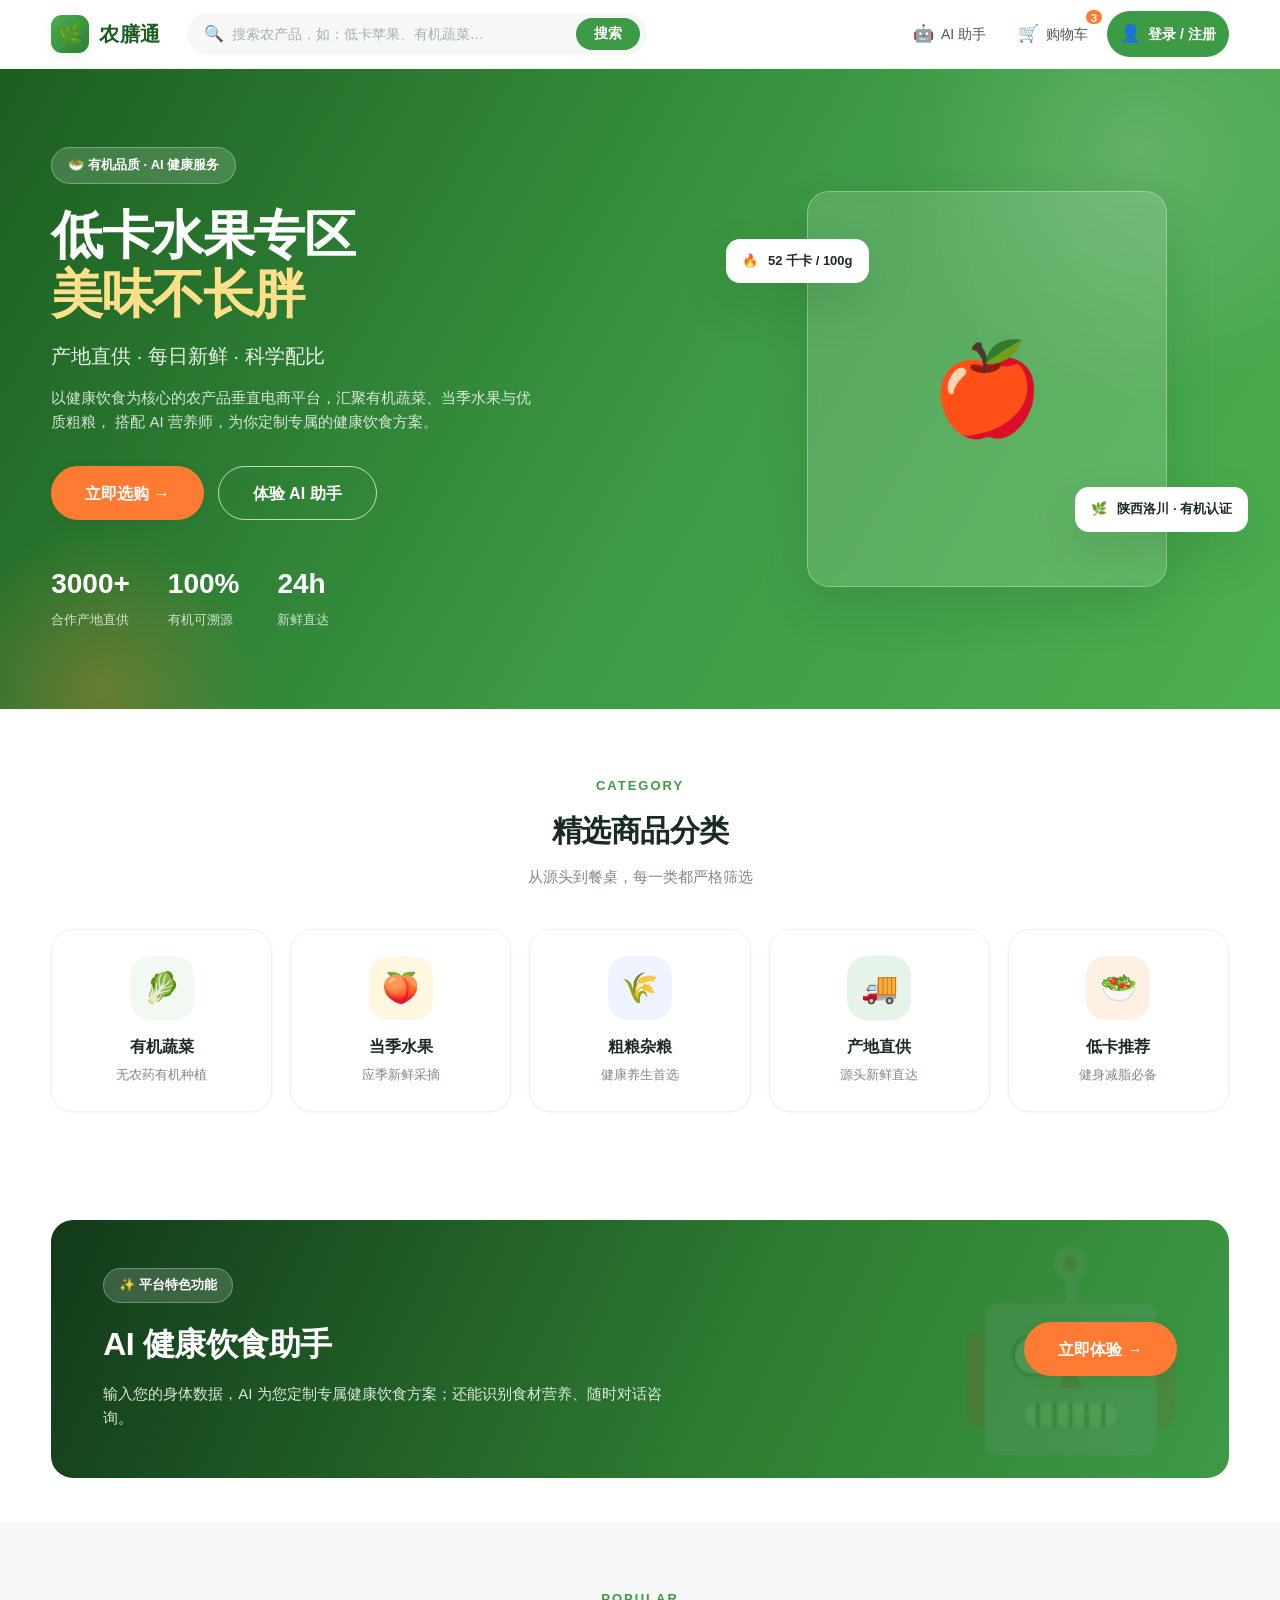
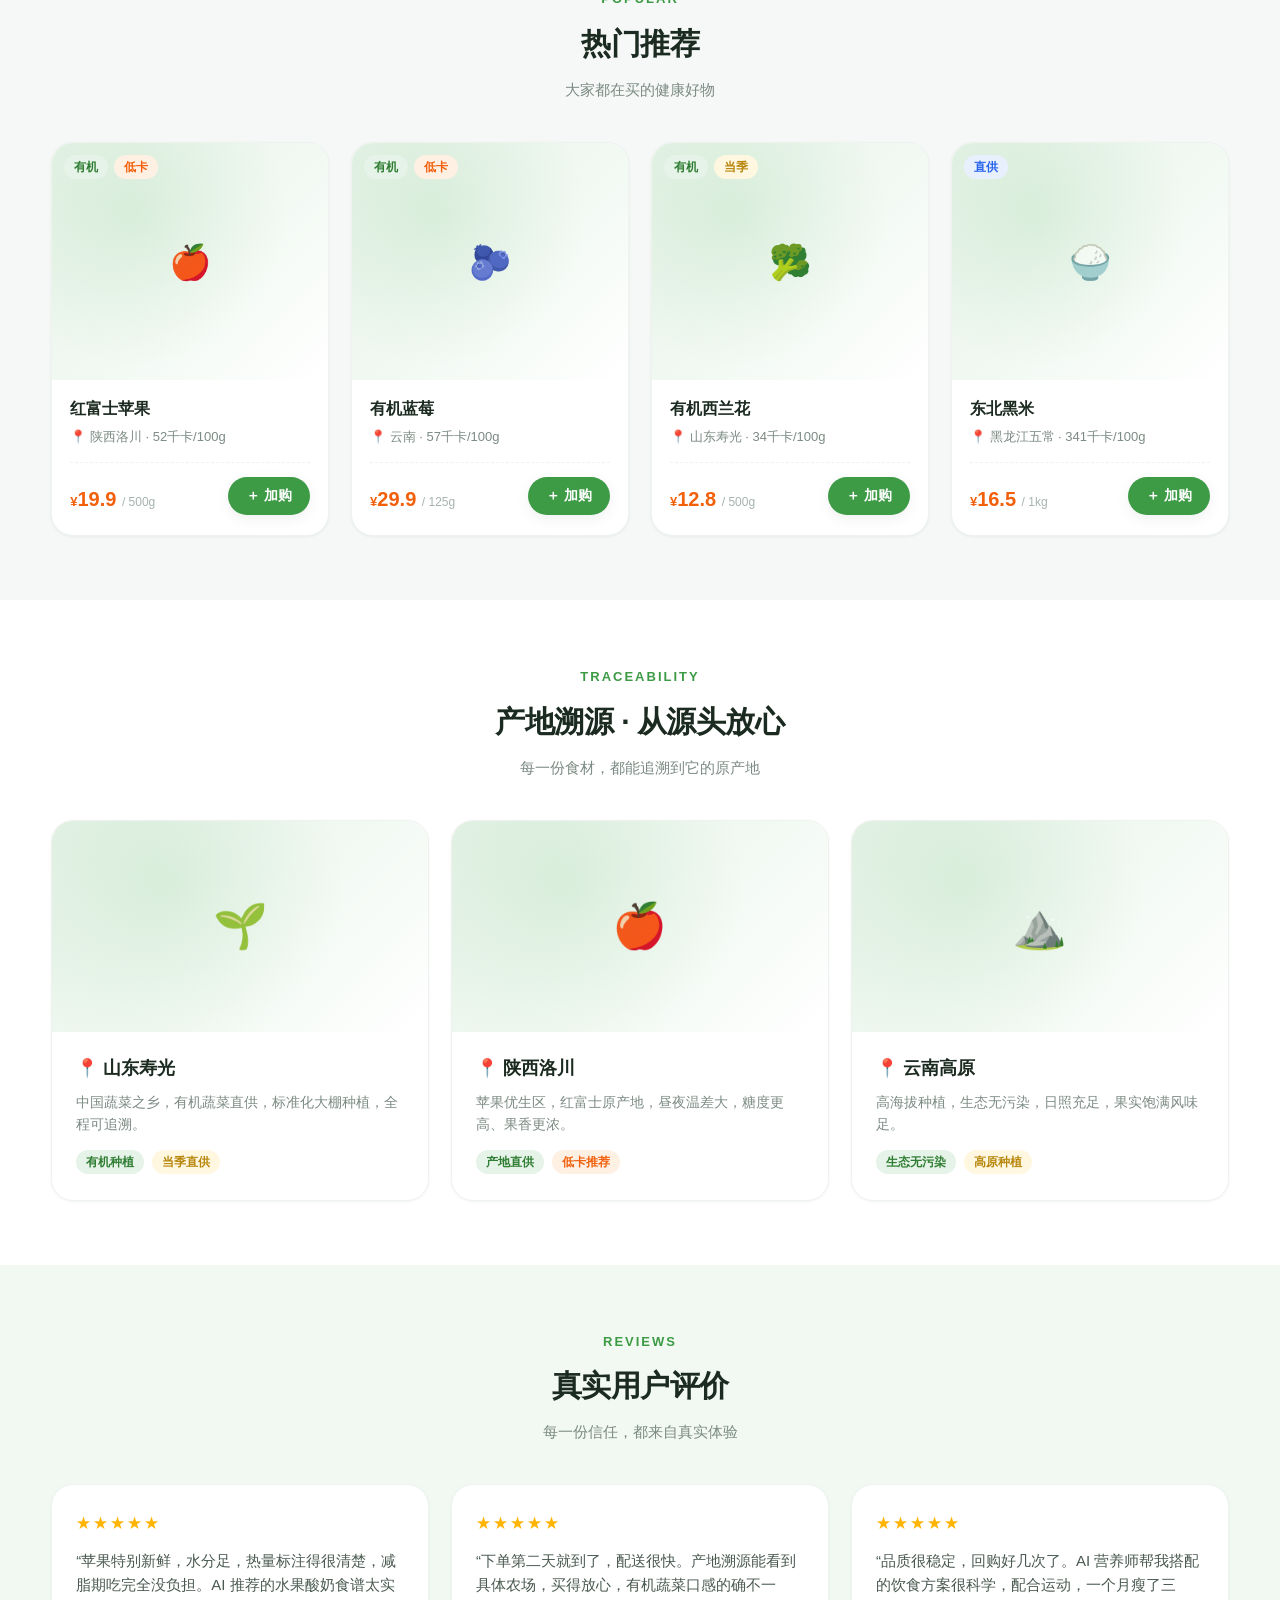
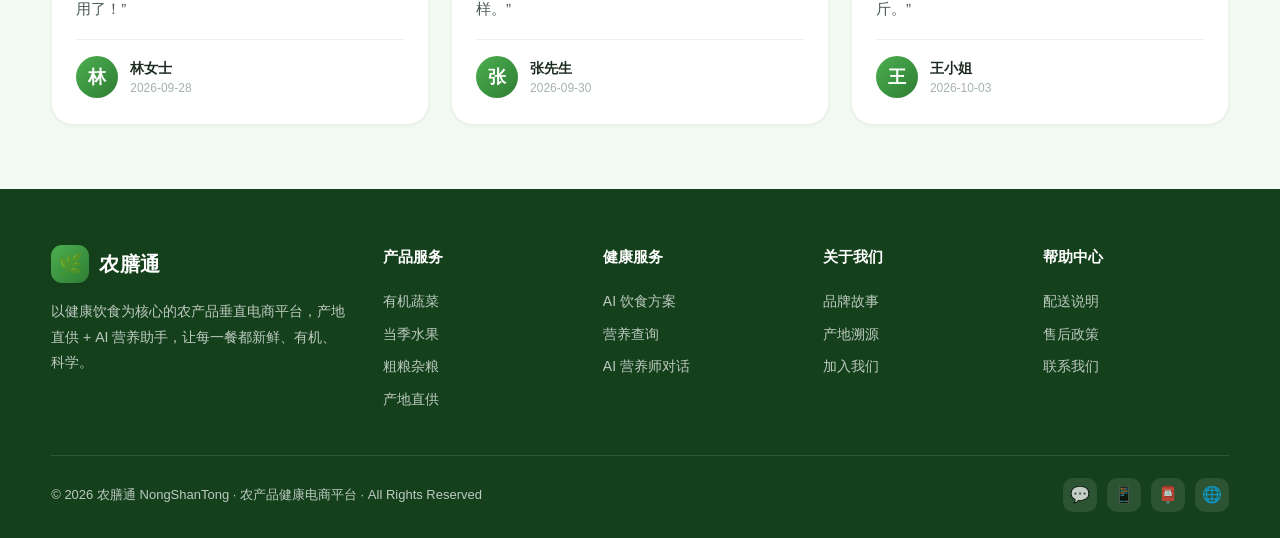
<file: index.html>
<!DOCTYPE html>
<html lang="zh-CN">
<head>
  <meta charset="UTF-8">
  <meta name="viewport" content="width=device-width, initial-scale=1.0">
  <title>农膳通 · 农产品健康电商平台</title>
  <link rel="stylesheet" href="css/style.css">
</head>
<body>

  <!-- ============ 顶部导航栏 ============ -->
  <header class="navbar">
    <div class="container navbar__inner">
      <a class="brand" href="index.html">
        <div class="brand__logo">🌿</div>
        <div class="brand__name">农膳通</div>
      </a>

      <form class="search" onsubmit="return false;">
        <span class="search__icon">🔍</span>
        <input type="text" placeholder="搜索农产品，如：低卡苹果、有机蔬菜…">
        <button class="search__btn" type="submit">搜索</button>
      </form>

      <nav class="nav-tools">
        <a class="nav-tools__link" href="ai-assistant.html"><span class="ico">🤖</span><span>AI 助手</span></a>
        <a class="nav-tools__link cart-badge" href="cart.html">
          <span class="ico">🛒</span><span>购物车</span>
          <span class="cart-badge__count">3</span>
        </a>
        <a class="nav-tools__link nav-tools__cta" href="login.html"><span class="ico">👤</span><span>登录 / 注册</span></a>
      </nav>
    </div>
  </header>

  <!-- ============ 主视觉 Hero ============ -->
  <section class="hero">
    <div class="container hero__inner">
      <div class="hero__body">
        <span class="hero__eyebrow">🥗 有机品质 · AI 健康服务</span>
        <h1 class="hero__title">低卡水果专区<br><em>美味不长胖</em></h1>
        <p class="hero__slogan">产地直供 · 每日新鲜 · 科学配比</p>
        <p class="hero__desc">
          以健康饮食为核心的农产品垂直电商平台，汇聚有机蔬菜、当季水果与优质粗粮，
          搭配 AI 营养师，为你定制专属的健康饮食方案。
        </p>
        <div class="hero__actions">
          <a class="btn btn--orange btn--lg" href="#hot">立即选购 →</a>
          <a class="btn btn--outline-light btn--lg" href="ai-assistant.html">体验 AI 助手</a>
        </div>
        <div class="hero__stats">
          <div class="hero__stat"><b>3000+</b><span>合作产地直供</span></div>
          <div class="hero__stat"><b>100%</b><span>有机可溯源</span></div>
          <div class="hero__stat"><b>24h</b><span>新鲜直达</span></div>
        </div>
      </div>

      <div class="hero__visual">
        <div class="hero__card">🍎</div>
        <div class="hero__float hero__float--a"><span>🔥</span> 52 千卡 / 100g</div>
        <div class="hero__float hero__float--b"><span>🌿</span> 陕西洛川 · 有机认证</div>
      </div>
    </div>
  </section>

  <!-- ============ 商品分类区 ============ -->
  <section class="section">
    <div class="container">
      <div class="section-head">
        <span class="section-head__eyebrow">Category</span>
        <h2 class="section-head__title">精选商品分类</h2>
        <p class="section-head__desc">从源头到餐桌，每一类都严格筛选</p>
      </div>

      <div class="cat-grid">
        <div class="cat-card">
          <div class="cat-card__ico">🥬</div>
          <div class="cat-card__name">有机蔬菜</div>
          <div class="cat-card__desc">无农药有机种植</div>
        </div>
        <div class="cat-card">
          <div class="cat-card__ico">🍑</div>
          <div class="cat-card__name">当季水果</div>
          <div class="cat-card__desc">应季新鲜采摘</div>
        </div>
        <div class="cat-card">
          <div class="cat-card__ico">🌾</div>
          <div class="cat-card__name">粗粮杂粮</div>
          <div class="cat-card__desc">健康养生首选</div>
        </div>
        <div class="cat-card">
          <div class="cat-card__ico">🚚</div>
          <div class="cat-card__name">产地直供</div>
          <div class="cat-card__desc">源头新鲜直达</div>
        </div>
        <div class="cat-card">
          <div class="cat-card__ico">🥗</div>
          <div class="cat-card__name">低卡推荐</div>
          <div class="cat-card__desc">健身减脂必备</div>
        </div>
      </div>
    </div>
  </section>

  <!-- ============ AI 健康饮食助手横幅 ============ -->
  <section class="section--tight">
    <div class="container">
      <div class="ai-banner">
        <div class="ai-banner__body">
          <span class="ai-banner__badge">✨ 平台特色功能</span>
          <h2 class="ai-banner__title">AI 健康饮食助手</h2>
          <p class="ai-banner__desc">输入您的身体数据，AI 为您定制专属健康饮食方案；还能识别食材营养、随时对话咨询。</p>
        </div>
        <div class="ai-banner__actions">
          <a class="btn btn--orange btn--lg" href="ai-assistant.html">立即体验 →</a>
        </div>
      </div>
    </div>
  </section>

  <!-- ============ 热门推荐 ============ -->
  <section class="section section--gray" id="hot">
    <div class="container">
      <div class="section-head">
        <span class="section-head__eyebrow">Popular</span>
        <h2 class="section-head__title">热门推荐</h2>
        <p class="section-head__desc">大家都在买的健康好物</p>
      </div>

      <div class="product-grid">
        <!-- 商品 1 -->
        <article class="card product-card">
          <div class="ph product-card__media">🍎
            <div class="product-card__tags">
              <span class="tag tag--organic">有机</span>
              <span class="tag tag--lowcal">低卡</span>
            </div>
          </div>
          <div class="product-card__body">
            <h3 class="product-card__name">红富士苹果</h3>
            <p class="product-card__origin">📍 陕西洛川 · 52千卡/100g</p>
            <div class="product-card__foot">
              <div class="price"><small>¥</small>19.9 <span class="price__unit">/ 500g</span></div>
              <button class="btn btn--primary btn--sm">＋ 加购</button>
            </div>
          </div>
        </article>

        <!-- 商品 2 -->
        <article class="card product-card">
          <div class="ph product-card__media">🫐
            <div class="product-card__tags">
              <span class="tag tag--organic">有机</span>
              <span class="tag tag--lowcal">低卡</span>
            </div>
          </div>
          <div class="product-card__body">
            <h3 class="product-card__name">有机蓝莓</h3>
            <p class="product-card__origin">📍 云南 · 57千卡/100g</p>
            <div class="product-card__foot">
              <div class="price"><small>¥</small>29.9 <span class="price__unit">/ 125g</span></div>
              <button class="btn btn--primary btn--sm">＋ 加购</button>
            </div>
          </div>
        </article>

        <!-- 商品 3 -->
        <article class="card product-card">
          <div class="ph product-card__media">🥦
            <div class="product-card__tags">
              <span class="tag tag--organic">有机</span>
              <span class="tag tag--season">当季</span>
            </div>
          </div>
          <div class="product-card__body">
            <h3 class="product-card__name">有机西兰花</h3>
            <p class="product-card__origin">📍 山东寿光 · 34千卡/100g</p>
            <div class="product-card__foot">
              <div class="price"><small>¥</small>12.8 <span class="price__unit">/ 500g</span></div>
              <button class="btn btn--primary btn--sm">＋ 加购</button>
            </div>
          </div>
        </article>

        <!-- 商品 4 -->
        <article class="card product-card">
          <div class="ph product-card__media">🍚
            <div class="product-card__tags">
              <span class="tag tag--origin">直供</span>
            </div>
          </div>
          <div class="product-card__body">
            <h3 class="product-card__name">东北黑米</h3>
            <p class="product-card__origin">📍 黑龙江五常 · 341千卡/100g</p>
            <div class="product-card__foot">
              <div class="price"><small>¥</small>16.5 <span class="price__unit">/ 1kg</span></div>
              <button class="btn btn--primary btn--sm">＋ 加购</button>
            </div>
          </div>
        </article>
      </div>
    </div>
  </section>

  <!-- ============ 产地溯源 ============ -->
  <section class="section">
    <div class="container">
      <div class="section-head">
        <span class="section-head__eyebrow">Traceability</span>
        <h2 class="section-head__title">产地溯源 · 从源头放心</h2>
        <p class="section-head__desc">每一份食材，都能追溯到它的原产地</p>
      </div>

      <div class="origin-grid">
        <article class="card origin-card">
          <div class="ph origin-card__media">🌱</div>
          <div class="origin-card__body">
            <div class="origin-card__place">📍 山东寿光</div>
            <p class="origin-card__desc">中国蔬菜之乡，有机蔬菜直供，标准化大棚种植，全程可追溯。</p>
            <div class="origin-card__tags">
              <span class="tag tag--organic">有机种植</span>
              <span class="tag tag--season">当季直供</span>
            </div>
          </div>
        </article>

        <article class="card origin-card">
          <div class="ph origin-card__media">🍎</div>
          <div class="origin-card__body">
            <div class="origin-card__place">📍 陕西洛川</div>
            <p class="origin-card__desc">苹果优生区，红富士原产地，昼夜温差大，糖度更高、果香更浓。</p>
            <div class="origin-card__tags">
              <span class="tag tag--organic">产地直供</span>
              <span class="tag tag--lowcal">低卡推荐</span>
            </div>
          </div>
        </article>

        <article class="card origin-card">
          <div class="ph origin-card__media">⛰️</div>
          <div class="origin-card__body">
            <div class="origin-card__place">📍 云南高原</div>
            <p class="origin-card__desc">高海拔种植，生态无污染，日照充足，果实饱满风味足。</p>
            <div class="origin-card__tags">
              <span class="tag tag--organic">生态无污染</span>
              <span class="tag tag--season">高原种植</span>
            </div>
          </div>
        </article>
      </div>
    </div>
  </section>

  <!-- ============ 用户评价 ============ -->
  <section class="section section--green">
    <div class="container">
      <div class="section-head">
        <span class="section-head__eyebrow">Reviews</span>
        <h2 class="section-head__title">真实用户评价</h2>
        <p class="section-head__desc">每一份信任，都来自真实体验</p>
      </div>

      <div class="review-grid">
        <article class="card review-card">
          <div class="stars">★★★★★</div>
          <p class="review-card__quote">“苹果特别新鲜，水分足，热量标注得很清楚，减脂期吃完全没负担。AI 推荐的水果酸奶食谱太实用了！”</p>
          <div class="review-card__user">
            <div class="avatar">林</div>
            <div>
              <div class="review-card__name">林女士</div>
              <div class="review-card__date">2026-09-28</div>
            </div>
          </div>
        </article>

        <article class="card review-card">
          <div class="stars">★★★★★</div>
          <p class="review-card__quote">“下单第二天就到了，配送很快。产地溯源能看到具体农场，买得放心，有机蔬菜口感的确不一样。”</p>
          <div class="review-card__user">
            <div class="avatar">张</div>
            <div>
              <div class="review-card__name">张先生</div>
              <div class="review-card__date">2026-09-30</div>
            </div>
          </div>
        </article>

        <article class="card review-card">
          <div class="stars">★★★★★</div>
          <p class="review-card__quote">“品质很稳定，回购好几次了。AI 营养师帮我搭配的饮食方案很科学，配合运动，一个月瘦了三斤。”</p>
          <div class="review-card__user">
            <div class="avatar">王</div>
            <div>
              <div class="review-card__name">王小姐</div>
              <div class="review-card__date">2026-10-03</div>
            </div>
          </div>
        </article>
      </div>
    </div>
  </section>

  <!-- ============ 页脚 ============ -->
  <footer class="footer">
    <div class="container">
      <div class="footer__top">
        <div class="footer__brand">
          <div class="brand">
            <div class="brand__logo">🌿</div>
            <div class="brand__name">农膳通</div>
          </div>
          <p class="footer__intro">以健康饮食为核心的农产品垂直电商平台，产地直供 + AI 营养助手，让每一餐都新鲜、有机、科学。</p>
        </div>

        <div class="footer__col">
          <h4>产品服务</h4>
          <a href="#">有机蔬菜</a>
          <a href="#">当季水果</a>
          <a href="#">粗粮杂粮</a>
          <a href="#">产地直供</a>
        </div>
        <div class="footer__col">
          <h4>健康服务</h4>
          <a href="ai-assistant.html">AI 饮食方案</a>
          <a href="ai-assistant.html">营养查询</a>
          <a href="ai-assistant.html">AI 营养师对话</a>
        </div>
        <div class="footer__col">
          <h4>关于我们</h4>
          <a href="#">品牌故事</a>
          <a href="#">产地溯源</a>
          <a href="#">加入我们</a>
        </div>
        <div class="footer__col">
          <h4>帮助中心</h4>
          <a href="#">配送说明</a>
          <a href="#">售后政策</a>
          <a href="#">联系我们</a>
        </div>
      </div>

      <div class="footer__bottom">
        <span>© 2026 农膳通 NongShanTong · 农产品健康电商平台 · All Rights Reserved</span>
        <div class="footer__social">
          <span>💬</span><span>📱</span><span>📮</span><span>🌐</span>
        </div>
      </div>
    </div>
  </footer>

</body>
</html>
</file>
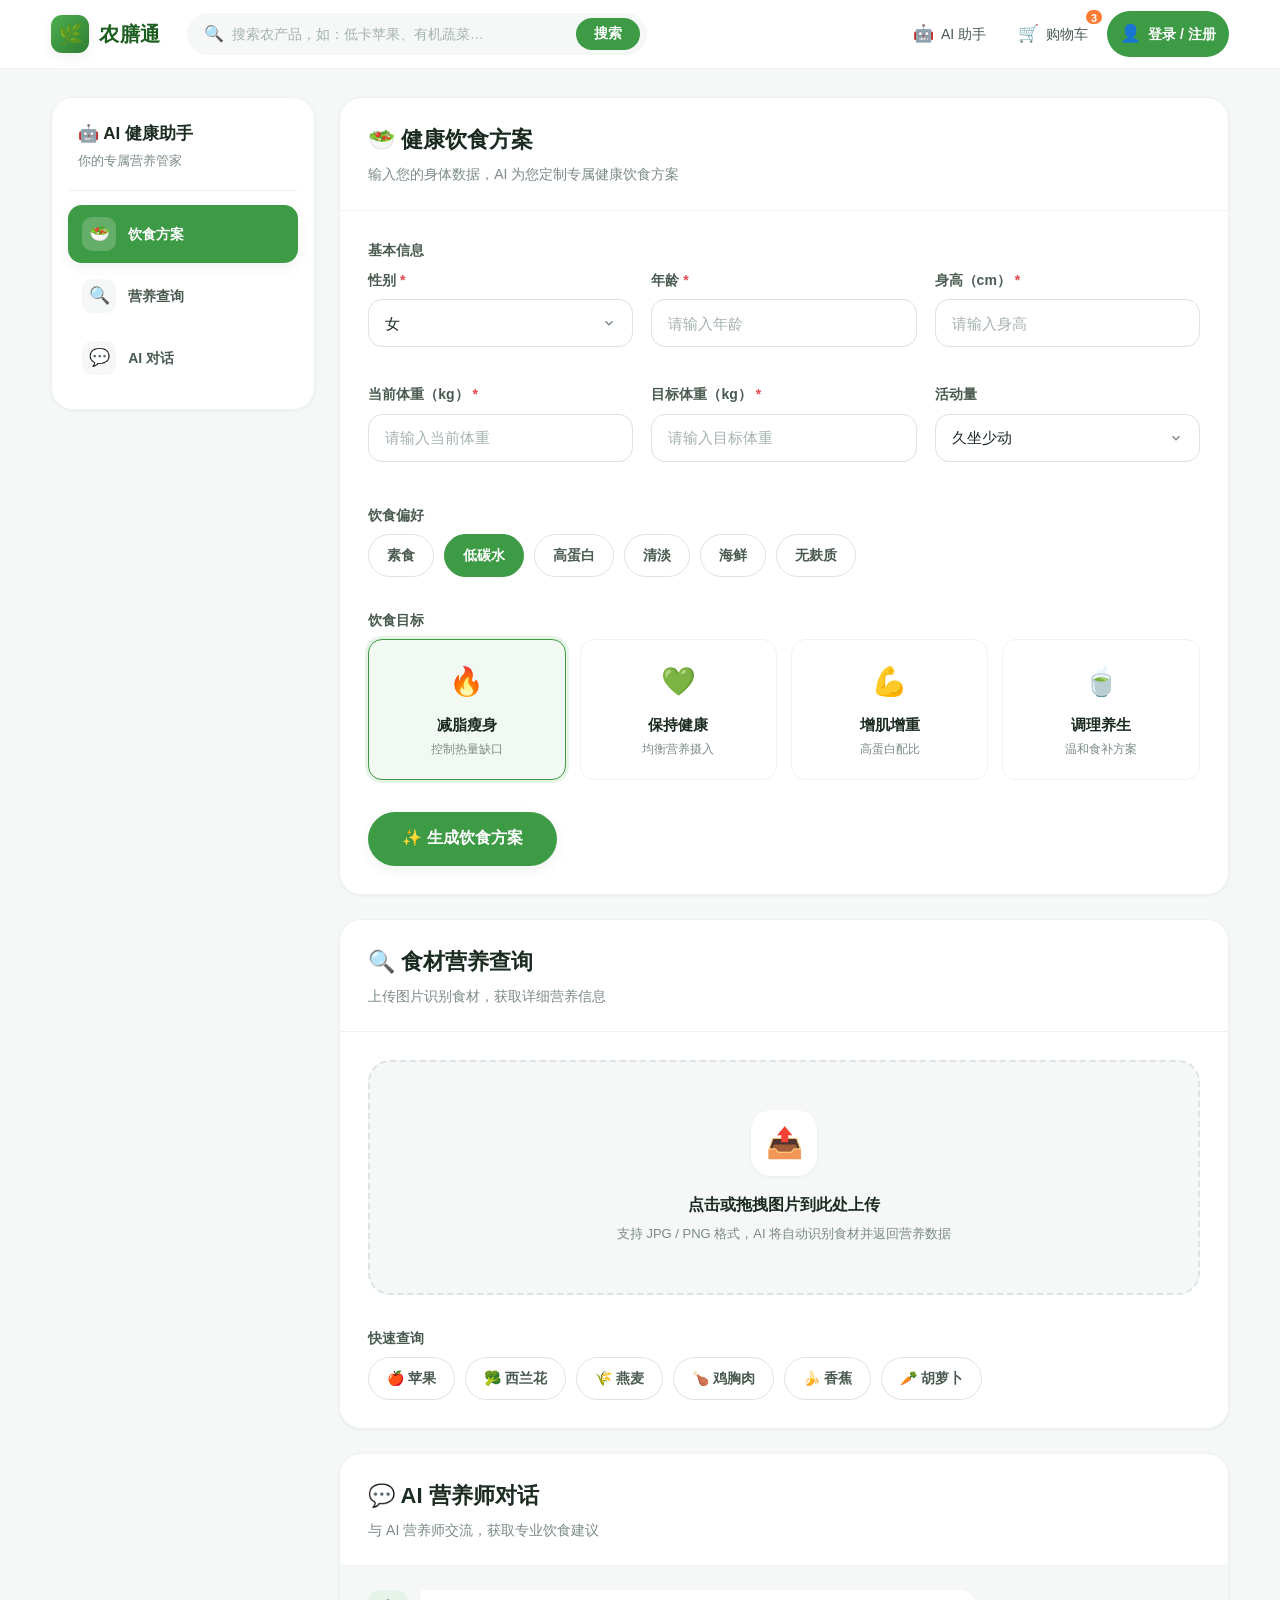
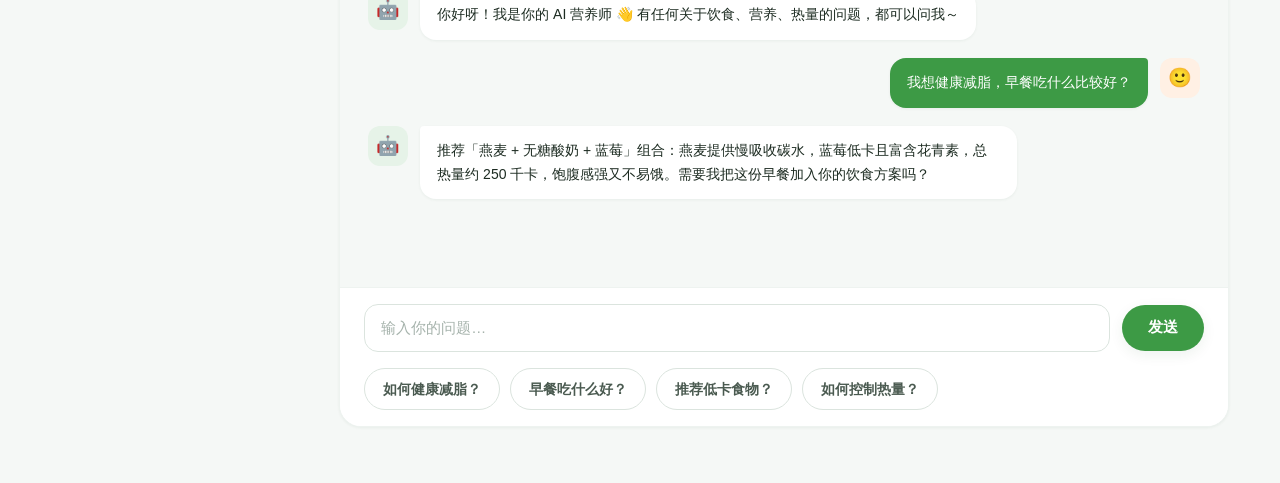
<file: ai-assistant.html>
<!DOCTYPE html>
<html lang="zh-CN">
<head>
  <meta charset="UTF-8">
  <meta name="viewport" content="width=device-width, initial-scale=1.0">
  <title>AI 健康助手 · 农膳通</title>
  <link rel="stylesheet" href="css/style.css">
</head>
<body>

  <!-- ============ 顶部导航栏 ============ -->
  <header class="navbar">
    <div class="container navbar__inner">
      <a class="brand" href="index.html">
        <div class="brand__logo">🌿</div>
        <div class="brand__name">农膳通</div>
      </a>

      <form class="search" onsubmit="return false;">
        <span class="search__icon">🔍</span>
        <input type="text" placeholder="搜索农产品，如：低卡苹果、有机蔬菜…">
        <button class="search__btn" type="submit">搜索</button>
      </form>

      <nav class="nav-tools">
        <a class="nav-tools__link" href="ai-assistant.html"><span class="ico">🤖</span><span>AI 助手</span></a>
        <a class="nav-tools__link cart-badge" href="cart.html">
          <span class="ico">🛒</span><span>购物车</span>
          <span class="cart-badge__count">3</span>
        </a>
        <a class="nav-tools__link nav-tools__cta" href="login.html"><span class="ico">👤</span><span>登录 / 注册</span></a>
      </nav>
    </div>
  </header>

  <!-- ============ AI 助手主体 ============ -->
  <div class="ai-layout">
    <div class="container">
      <div class="ai-shell">

        <!-- 侧边栏（三个子页面共用） -->
        <aside class="ai-side">
          <div class="ai-side__head">
            <b>🤖 AI 健康助手</b>
            <p>你的专属营养管家</p>
          </div>
          <nav class="ai-menu">
            <a href="#plan" class="is-active"><span class="ico">🥗</span> 饮食方案</a>
            <a href="#nutrition"><span class="ico">🔍</span> 营养查询</a>
            <a href="#chat"><span class="ico">💬</span> AI 对话</a>
          </nav>
        </aside>

        <!-- 内容区 -->
        <main class="ai-main">

          <!-- ---------- 子页面 1：健康饮食方案 ---------- -->
          <section class="panel" id="plan">
            <div class="panel__head">
              <h2>🥗 健康饮食方案</h2>
              <p>输入您的身体数据，AI 为您定制专属健康饮食方案</p>
            </div>
            <div class="panel__body">
              <!-- 基本信息 -->
              <h3 class="field__label">基本信息</h3>
              <div class="grid-form">
                <div class="field">
                  <label class="field__label">性别 <span>*</span></label>
                  <select class="select">
                    <option>女</option>
                    <option>男</option>
                  </select>
                </div>
                <div class="field">
                  <label class="field__label">年龄 <span>*</span></label>
                  <input class="input" type="number" placeholder="请输入年龄">
                </div>
                <div class="field">
                  <label class="field__label">身高（cm） <span>*</span></label>
                  <input class="input" type="number" placeholder="请输入身高">
                </div>
                <div class="field">
                  <label class="field__label">当前体重（kg） <span>*</span></label>
                  <input class="input" type="number" placeholder="请输入当前体重">
                </div>
                <div class="field">
                  <label class="field__label">目标体重（kg） <span>*</span></label>
                  <input class="input" type="number" placeholder="请输入目标体重">
                </div>
                <div class="field">
                  <label class="field__label">活动量</label>
                  <select class="select">
                    <option>久坐少动</option>
                    <option>轻度活动</option>
                    <option>中度活动</option>
                    <option>高强度活动</option>
                  </select>
                </div>
              </div>

              <!-- 饮食偏好 -->
              <h3 class="field__label mt-24">饮食偏好</h3>
              <div class="chip-group">
                <span class="chip">素食</span>
                <span class="chip is-active">低碳水</span>
                <span class="chip">高蛋白</span>
                <span class="chip">清淡</span>
                <span class="chip">海鲜</span>
                <span class="chip">无麸质</span>
              </div>

              <!-- 饮食目标 -->
              <h3 class="field__label mt-32">饮食目标</h3>
              <div class="goal-grid">
                <div class="goal is-active">
                  <div class="goal__ico">🔥</div>
                  <div class="goal__name">减脂瘦身</div>
                  <div class="goal__sub">控制热量缺口</div>
                </div>
                <div class="goal">
                  <div class="goal__ico">💚</div>
                  <div class="goal__name">保持健康</div>
                  <div class="goal__sub">均衡营养摄入</div>
                </div>
                <div class="goal">
                  <div class="goal__ico">💪</div>
                  <div class="goal__name">增肌增重</div>
                  <div class="goal__sub">高蛋白配比</div>
                </div>
                <div class="goal">
                  <div class="goal__ico">🍵</div>
                  <div class="goal__name">调理养生</div>
                  <div class="goal__sub">温和食补方案</div>
                </div>
              </div>

              <button class="btn btn--primary btn--lg mt-32">✨ 生成饮食方案</button>
            </div>
          </section>

          <!-- ---------- 子页面 2：食材营养查询 ---------- -->
          <section class="panel" id="nutrition">
            <div class="panel__head">
              <h2>🔍 食材营养查询</h2>
              <p>上传图片识别食材，获取详细营养信息</p>
            </div>
            <div class="panel__body">
              <div class="dropzone">
                <div class="dropzone__ico">📤</div>
                <b>点击或拖拽图片到此处上传</b>
                <p>支持 JPG / PNG 格式，AI 将自动识别食材并返回营养数据</p>
              </div>

              <h3 class="field__label mt-32">快速查询</h3>
              <div class="chip-group">
                <span class="chip">🍎 苹果</span>
                <span class="chip">🥦 西兰花</span>
                <span class="chip">🌾 燕麦</span>
                <span class="chip">🍗 鸡胸肉</span>
                <span class="chip">🍌 香蕉</span>
                <span class="chip">🥕 胡萝卜</span>
              </div>
            </div>
          </section>

          <!-- ---------- 子页面 3：AI 营养师对话 ---------- -->
          <section class="panel" id="chat">
            <div class="panel__head">
              <h2>💬 AI 营养师对话</h2>
              <p>与 AI 营养师交流，获取专业饮食建议</p>
            </div>

            <div class="chat">
              <div class="chat__body">
                <div class="msg">
                  <div class="msg__avatar">🤖</div>
                  <div class="msg__bubble">你好呀！我是你的 AI 营养师 👋 有任何关于饮食、营养、热量的问题，都可以问我～</div>
                </div>
                <div class="msg msg--me">
                  <div class="msg__avatar">🙂</div>
                  <div class="msg__bubble">我想健康减脂，早餐吃什么比较好？</div>
                </div>
                <div class="msg">
                  <div class="msg__avatar">🤖</div>
                  <div class="msg__bubble">推荐「燕麦 + 无糖酸奶 + 蓝莓」组合：燕麦提供慢吸收碳水，蓝莓低卡且富含花青素，总热量约 250 千卡，饱腹感强又不易饿。需要我把这份早餐加入你的饮食方案吗？</div>
                </div>
              </div>

              <div class="chat__foot">
                <div class="chat__input-row">
                  <input class="input" type="text" placeholder="输入你的问题…">
                  <button class="btn btn--primary">发送</button>
                </div>
                <div class="chip-group mt-16">
                  <span class="chip">如何健康减脂？</span>
                  <span class="chip">早餐吃什么好？</span>
                  <span class="chip">推荐低卡食物？</span>
                  <span class="chip">如何控制热量？</span>
                </div>
              </div>
            </div>
          </section>

        </main>
      </div>
    </div>
  </div>

</body>
</html>
</file>
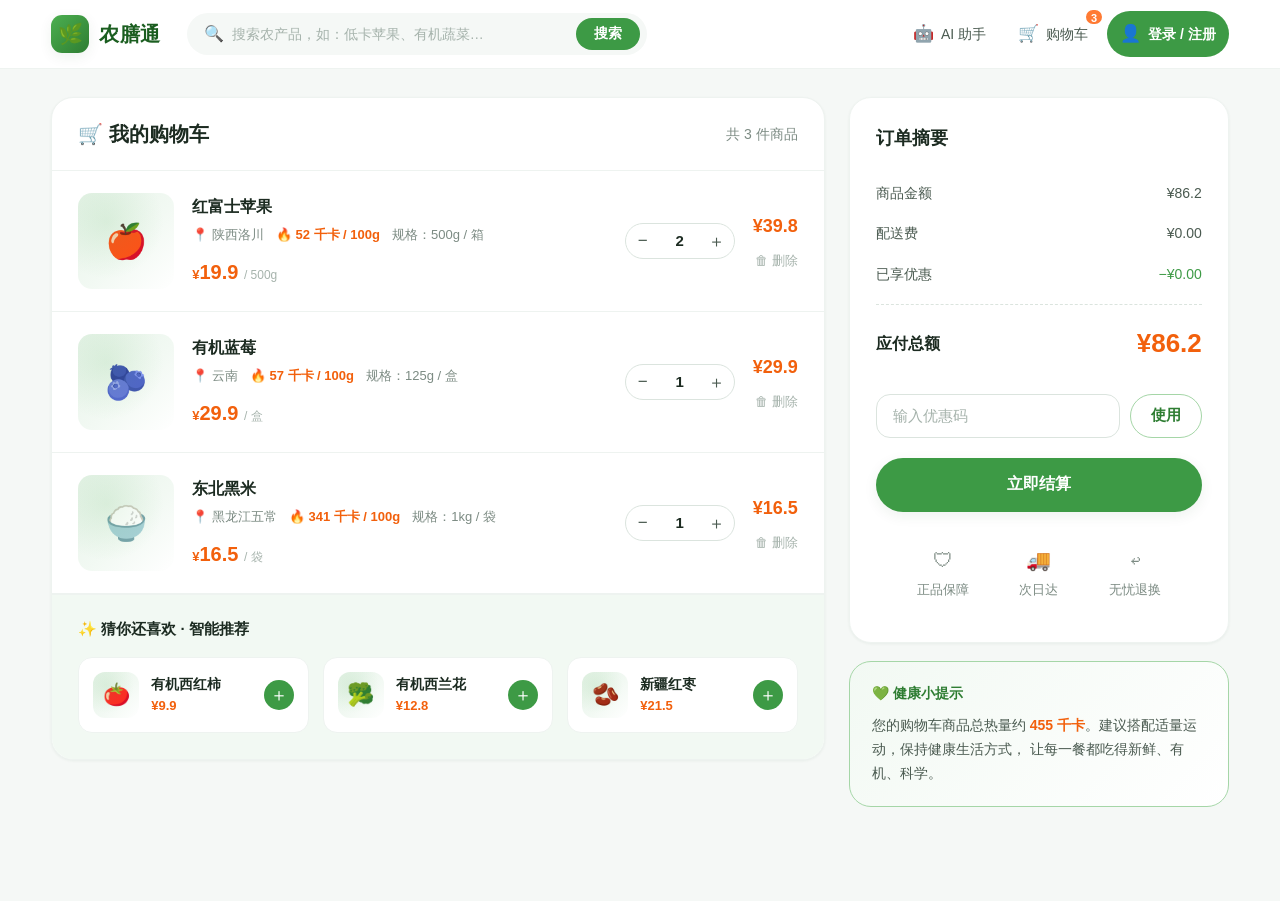
<file: cart.html>
<!DOCTYPE html>
<html lang="zh-CN">
<head>
  <meta charset="UTF-8">
  <meta name="viewport" content="width=device-width, initial-scale=1.0">
  <title>购物车 / 结算 · 农膳通</title>
  <link rel="stylesheet" href="css/style.css">
</head>
<body>

  <!-- ============ 顶部导航栏 ============ -->
  <header class="navbar">
    <div class="container navbar__inner">
      <a class="brand" href="index.html">
        <div class="brand__logo">🌿</div>
        <div class="brand__name">农膳通</div>
      </a>

      <form class="search" onsubmit="return false;">
        <span class="search__icon">🔍</span>
        <input type="text" placeholder="搜索农产品，如：低卡苹果、有机蔬菜…">
        <button class="search__btn" type="submit">搜索</button>
      </form>

      <nav class="nav-tools">
        <a class="nav-tools__link" href="ai-assistant.html"><span class="ico">🤖</span><span>AI 助手</span></a>
        <a class="nav-tools__link cart-badge" href="cart.html">
          <span class="ico">🛒</span><span>购物车</span>
          <span class="cart-badge__count">3</span>
        </a>
        <a class="nav-tools__link nav-tools__cta" href="login.html"><span class="ico">👤</span><span>登录 / 注册</span></a>
      </nav>
    </div>
  </header>

  <!-- ============ 购物车主体 ============ -->
  <div class="ai-layout">
    <div class="container">
      <div class="cart-layout">

        <!-- ---------- 左侧：商品列表 ---------- -->
        <div>
          <div class="cart-list">
            <div class="cart-list__head">
              <h2>🛒 我的购物车</h2>
              <span>共 3 件商品</span>
            </div>

            <!-- 商品 1 -->
            <div class="cart-item">
              <div class="ph cart-item__media">🍎</div>
              <div class="cart-item__info">
                <div class="cart-item__name">红富士苹果</div>
                <div class="cart-item__meta">
                  <span>📍 陕西洛川</span>
                  <span class="kcal">🔥 52 千卡 / 100g</span>
                  <span>规格：500g / 箱</span>
                </div>
                <div class="cart-item__price price"><small>¥</small>19.9 <span class="price__unit">/ 500g</span></div>
              </div>
              <div class="qty">
                <button>−</button><span>2</span><button>＋</button>
              </div>
              <div class="cart-item__actions">
                <div class="cart-item__subtotal">¥39.8</div>
                <button class="cart-item__remove">🗑 删除</button>
              </div>
            </div>

            <!-- 商品 2 -->
            <div class="cart-item">
              <div class="ph cart-item__media">🫐</div>
              <div class="cart-item__info">
                <div class="cart-item__name">有机蓝莓</div>
                <div class="cart-item__meta">
                  <span>📍 云南</span>
                  <span class="kcal">🔥 57 千卡 / 100g</span>
                  <span>规格：125g / 盒</span>
                </div>
                <div class="cart-item__price price"><small>¥</small>29.9 <span class="price__unit">/ 盒</span></div>
              </div>
              <div class="qty">
                <button>−</button><span>1</span><button>＋</button>
              </div>
              <div class="cart-item__actions">
                <div class="cart-item__subtotal">¥29.9</div>
                <button class="cart-item__remove">🗑 删除</button>
              </div>
            </div>

            <!-- 商品 3 -->
            <div class="cart-item">
              <div class="ph cart-item__media">🍚</div>
              <div class="cart-item__info">
                <div class="cart-item__name">东北黑米</div>
                <div class="cart-item__meta">
                  <span>📍 黑龙江五常</span>
                  <span class="kcal">🔥 341 千卡 / 100g</span>
                  <span>规格：1kg / 袋</span>
                </div>
                <div class="cart-item__price price"><small>¥</small>16.5 <span class="price__unit">/ 袋</span></div>
              </div>
              <div class="qty">
                <button>−</button><span>1</span><button>＋</button>
              </div>
              <div class="cart-item__actions">
                <div class="cart-item__subtotal">¥16.5</div>
                <button class="cart-item__remove">🗑 删除</button>
              </div>
            </div>

            <!-- 智能推荐区 -->
            <div class="recommend">
              <div class="recommend__title">✨ 猜你还喜欢 · 智能推荐</div>
              <div class="recommend__grid">
                <div class="rec-card">
                  <div class="ph rec-card__media">🍅</div>
                  <div>
                    <div class="rec-card__name">有机西红柿</div>
                    <div class="rec-card__price">¥9.9</div>
                  </div>
                  <button class="rec-card__add">＋</button>
                </div>
                <div class="rec-card">
                  <div class="ph rec-card__media">🥦</div>
                  <div>
                    <div class="rec-card__name">有机西兰花</div>
                    <div class="rec-card__price">¥12.8</div>
                  </div>
                  <button class="rec-card__add">＋</button>
                </div>
                <div class="rec-card">
                  <div class="ph rec-card__media">🫘</div>
                  <div>
                    <div class="rec-card__name">新疆红枣</div>
                    <div class="rec-card__price">¥21.5</div>
                  </div>
                  <button class="rec-card__add">＋</button>
                </div>
              </div>
            </div>
          </div>
        </div>

        <!-- ---------- 右侧：订单摘要 ---------- -->
        <aside class="summary">
          <div class="summary__card">
            <h3 class="summary__title">订单摘要</h3>

            <div class="summary__row"><span>商品金额</span><span>¥86.2</span></div>
            <div class="summary__row"><span>配送费</span><span>¥0.00</span></div>
            <div class="summary__row"><span>已享优惠</span><span style="color:var(--green-600)">−¥0.00</span></div>

            <div class="summary__row summary__row--total">
              <span class="label">应付总额</span>
              <span class="value">¥86.2</span>
            </div>

            <div class="promo">
              <input class="input" type="text" placeholder="输入优惠码">
              <button class="btn btn--ghost">使用</button>
            </div>

            <button class="btn btn--primary btn--block btn--lg">立即结算</button>

            <div class="trust-row mt-16">
              <div><span class="ico">🛡</span>正品保障</div>
              <div><span class="ico">🚚</span>次日达</div>
              <div><span class="ico">↩</span>无忧退换</div>
            </div>
          </div>

          <!-- 健康提示框 -->
          <div class="health-tip">
            <div class="health-tip__head">💚 健康小提示</div>
            您的购物车商品总热量约 <b>455 千卡</b>。建议搭配适量运动，保持健康生活方式，
            让每一餐都吃得新鲜、有机、科学。
          </div>
        </aside>

      </div>
    </div>
  </div>

</body>
</html>
</file>
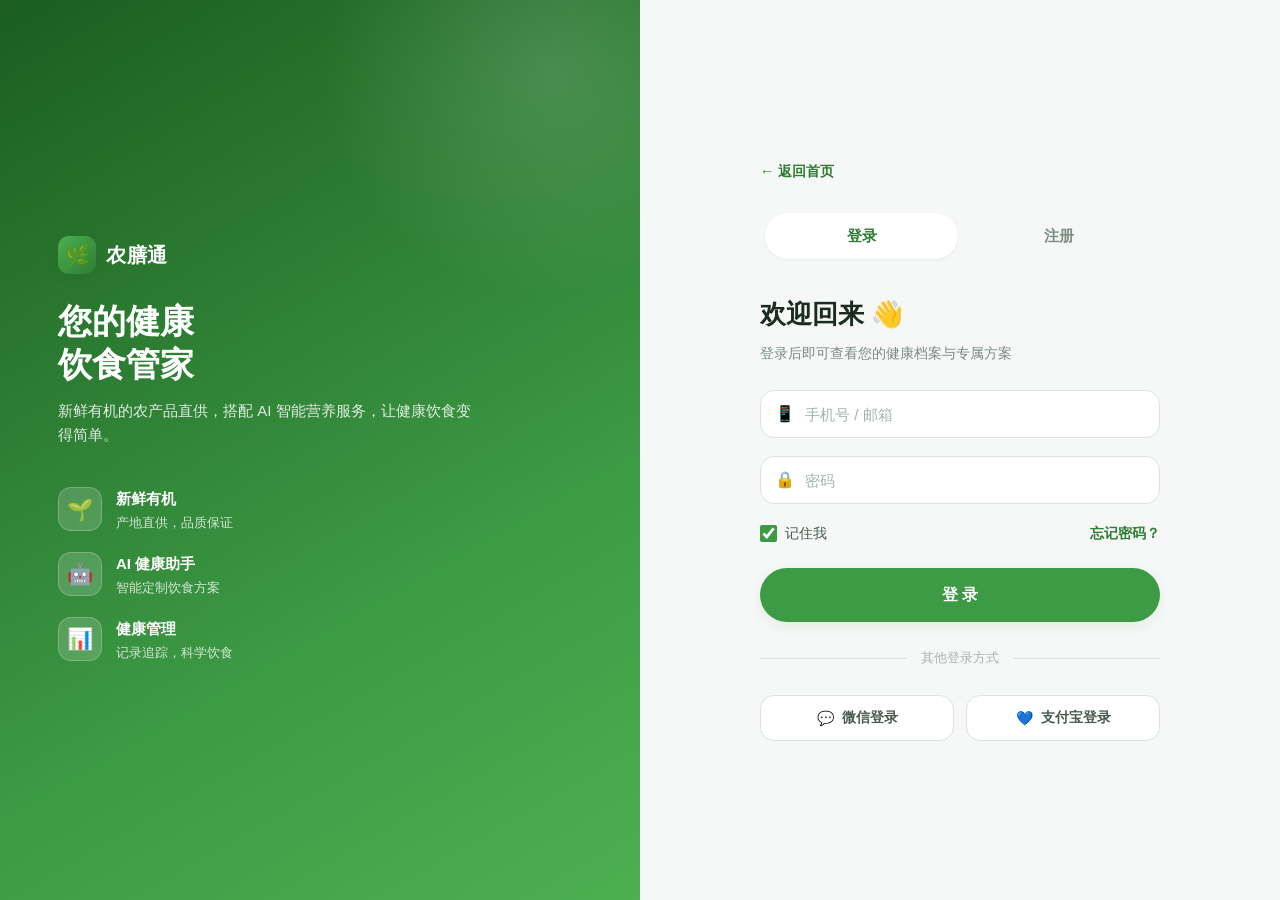
<file: login.html>
<!DOCTYPE html>
<html lang="zh-CN">
<head>
  <meta charset="UTF-8">
  <meta name="viewport" content="width=device-width, initial-scale=1.0">
  <title>登录 / 注册 · 农膳通</title>
  <link rel="stylesheet" href="css/style.css">
</head>
<body>

  <div class="auth">
    <!-- ============ 左侧品牌宣传区 ============ -->
    <aside class="auth__aside">
      <div class="auth__aside-inner">
        <a class="brand" href="index.html">
          <div class="brand__logo">🌿</div>
          <div class="brand__name" style="color:#fff">农膳通</div>
        </a>

        <h1 class="auth__aside-title">您的健康<br>饮食管家</h1>
        <p class="auth__aside-sub">新鲜有机的农产品直供，搭配 AI 智能营养服务，让健康饮食变得简单。</p>

        <div class="auth__features">
          <div class="auth__feature">
            <div class="ico">🌱</div>
            <div>
              <b>新鲜有机</b>
              <p>产地直供，品质保证</p>
            </div>
          </div>
          <div class="auth__feature">
            <div class="ico">🤖</div>
            <div>
              <b>AI 健康助手</b>
              <p>智能定制饮食方案</p>
            </div>
          </div>
          <div class="auth__feature">
            <div class="ico">📊</div>
            <div>
              <b>健康管理</b>
              <p>记录追踪，科学饮食</p>
            </div>
          </div>
        </div>
      </div>
    </aside>

    <!-- ============ 右侧登录交互区 ============ -->
    <main class="auth__main">
      <div class="auth__box">
        <a class="auth__back" href="index.html">← 返回首页</a>

        <!-- 用于纯 CSS 切换的隐藏 radio -->
        <input type="radio" name="authtab" id="tab-login" class="tab-radio" checked>
        <input type="radio" name="authtab" id="tab-register" class="tab-radio">

        <div class="auth__tabs">
          <label class="auth__tab" for="tab-login">登录</label>
          <label class="auth__tab" for="tab-register">注册</label>
        </div>

        <!-- 登录表单 -->
        <div class="auth-form auth-form--login">
          <h2 class="auth__title">欢迎回来 👋</h2>
          <p class="auth__hint">登录后即可查看您的健康档案与专属方案</p>

          <div class="field field--icon">
            <span class="ico">📱</span>
            <input class="input" type="text" placeholder="手机号 / 邮箱">
          </div>
          <div class="field field--icon">
            <span class="ico">🔒</span>
            <input class="input" type="password" placeholder="密码">
          </div>

          <div class="form-row">
            <label class="checkbox"><input type="checkbox" checked> 记住我</label>
            <a class="link" href="#">忘记密码？</a>
          </div>

          <button class="btn btn--primary btn--block btn--lg">登 录</button>

          <div class="divider">其他登录方式</div>
          <div class="oauth">
            <button class="oauth__btn"><span>💬</span> 微信登录</button>
            <button class="oauth__btn"><span>💙</span> 支付宝登录</button>
          </div>
        </div>

        <!-- 注册表单 -->
        <div class="auth-form auth-form--register">
          <h2 class="auth__title">创建账号 🌱</h2>
          <p class="auth__hint">注册即可享用 AI 定制饮食方案</p>

          <div class="field field--icon">
            <span class="ico">📱</span>
            <input class="input" type="text" placeholder="手机号 / 邮箱">
          </div>
          <div class="field field--icon">
            <span class="ico">🔑</span>
            <input class="input" type="password" placeholder="设置密码">
          </div>
          <div class="field field--icon">
            <span class="ico">✅</span>
            <input class="input" type="password" placeholder="确认密码">
          </div>

          <div class="form-row">
            <label class="checkbox"><input type="checkbox"> 我已阅读并同意《用户协议》《隐私政策》</label>
          </div>

          <button class="btn btn--primary btn--block btn--lg">注 册</button>

          <div class="divider">其他注册方式</div>
          <div class="oauth">
            <button class="oauth__btn"><span>💬</span> 微信注册</button>
            <button class="oauth__btn"><span>💙</span> 支付宝注册</button>
          </div>
        </div>
      </div>
    </main>
  </div>

</body>
</html>
</file>
<file: css/style.css>
/* ============================================================
   农膳通 · 农产品健康电商平台
   全局样式（设计系统 + 通用组件 + 页面布局）
   ============================================================ */

/* ---------- 1. 设计变量 ---------- */
:root {
  /* 主色：有机绿 */
  --green-900: #14401c;
  --green-800: #1b5e20;
  --green-700: #2e7d32;
  --green-600: #3d9a45;
  --green-500: #4caf50;
  --green-300: #a5d6a7;
  --green-100: #e6f3e8;
  --green-50:  #f2f9f3;

  /* 辅助色：低卡暖橙 */
  --orange-600: #f2600c;
  --orange-500: #ff7a33;
  --orange-300: #ffb27a;
  --orange-100: #fff0e4;

  /* 中性色 */
  --ink:        #1c2b21;
  --gray-700:   #4a5a50;
  --gray-500:   #7c8b83;
  --gray-400:   #a6b3ac;
  --gray-300:   #dbe4de;
  --gray-200:   #eef3f0;
  --gray-100:   #f5f8f6;
  --white:      #ffffff;

  /* 语义色 */
  --star: #ffb400;
  --danger: #e5484d;

  /* 尺寸 & 效果 */
  --maxw: 1200px;
  --radius-sm: 8px;
  --radius: 14px;
  --radius-lg: 22px;
  --radius-pill: 999px;

  --shadow-xs: 0 1px 3px rgba(20, 64, 28, 0.06);
  --shadow-sm: 0 4px 14px rgba(20, 64, 28, 0.07);
  --shadow-md: 0 10px 30px rgba(20, 64, 28, 0.10);
  --shadow-lg: 0 20px 48px rgba(20, 64, 28, 0.14);

  --trans: 0.22s cubic-bezier(0.4, 0, 0.2, 1);

  --font: "PingFang SC", "Microsoft YaHei", "Hiragino Sans GB",
          -apple-system, BlinkMacSystemFont, "Segoe UI", Roboto, sans-serif;
}

/* ---------- 2. 基础重置 ---------- */
* { margin: 0; padding: 0; box-sizing: border-box; }

html { scroll-behavior: smooth; }

body {
  font-family: var(--font);
  color: var(--ink);
  background: var(--white);
  line-height: 1.6;
  font-size: 15px;
  -webkit-font-smoothing: antialiased;
}

img { max-width: 100%; display: block; }
a { color: inherit; text-decoration: none; }
button, input, select, textarea { font-family: inherit; font-size: inherit; color: inherit; }
button { cursor: pointer; border: none; background: none; }
ul, ol { list-style: none; }

/* ---------- 3. 布局容器 ---------- */
.container { width: 92%; max-width: var(--maxw); margin: 0 auto; }
.section { padding: 64px 0; }
.section--tight { padding: 44px 0; }
.section--gray { background: var(--gray-100); }
.section--green { background: var(--green-50); }

/* 区块标题 */
.section-head { text-align: center; margin-bottom: 40px; }
.section-head__eyebrow {
  display: inline-block; font-size: 13px; font-weight: 600;
  letter-spacing: 2px; color: var(--green-600);
  text-transform: uppercase; margin-bottom: 10px;
}
.section-head__title { font-size: 30px; font-weight: 800; letter-spacing: -0.5px; }
.section-head__desc { color: var(--gray-500); margin-top: 10px; font-size: 15px; }

.section-head--left { text-align: left; }

/* ---------- 4. 顶部导航栏 ---------- */
.navbar {
  position: sticky; top: 0; z-index: 100;
  background: rgba(255, 255, 255, 0.92);
  backdrop-filter: saturate(180%) blur(12px);
  border-bottom: 1px solid var(--gray-200);
}
.navbar__inner {
  display: flex; align-items: center; gap: 26px;
  height: 68px;
}
.brand { display: flex; align-items: center; gap: 10px; flex-shrink: 0; }
.brand__logo {
  width: 38px; height: 38px; border-radius: 11px;
  display: grid; place-items: center; font-size: 20px;
  background: linear-gradient(135deg, var(--green-500), var(--green-700));
  box-shadow: var(--shadow-sm);
}
.brand__name { font-size: 20px; font-weight: 800; letter-spacing: 0.5px; color: var(--green-800); }

/* 搜索框 */
.search {
  flex: 1; max-width: 460px;
  display: flex; align-items: center; gap: 8px;
  background: var(--gray-100);
  border: 1.5px solid transparent;
  border-radius: var(--radius-pill);
  padding: 0 6px 0 16px; height: 42px;
  transition: var(--trans);
}
.search:focus-within { border-color: var(--green-500); background: var(--white); box-shadow: var(--shadow-sm); }
.search__icon { color: var(--gray-400); font-size: 16px; }
.search input {
  flex: 1; border: none; background: transparent; outline: none;
  font-size: 14px; color: var(--ink);
}
.search input::placeholder { color: var(--gray-400); }
.search__btn {
  background: var(--green-600); color: var(--white);
  border-radius: var(--radius-pill); height: 32px; padding: 0 18px;
  font-size: 14px; font-weight: 600; transition: var(--trans);
}
.search__btn:hover { background: var(--green-700); }

/* 功能区图标 */
.nav-tools { display: flex; align-items: center; gap: 6px; margin-left: auto; }
.nav-tools__link {
  display: flex; align-items: center; gap: 7px;
  padding: 9px 13px; border-radius: var(--radius-pill);
  font-size: 14px; font-weight: 500; color: var(--gray-700);
  transition: var(--trans); white-space: nowrap;
}
.nav-tools__link:hover { background: var(--green-50); color: var(--green-700); }
.nav-tools__link .ico { font-size: 17px; }

/* 购物车角标 */
.cart-badge { position: relative; }
.cart-badge__count {
  position: absolute; top: -3px; right: -3px;
  min-width: 18px; height: 18px; padding: 0 5px;
  background: var(--orange-500); color: var(--white);
  border-radius: var(--radius-pill); font-size: 11px; font-weight: 700;
  display: grid; place-items: center; border: 2px solid var(--white);
}
.nav-tools__cta {
  background: var(--green-600); color: var(--white) !important;
  font-weight: 600;
}
.nav-tools__cta:hover { background: var(--green-700); }

/* ---------- 5. 按钮 ---------- */
.btn {
  display: inline-flex; align-items: center; justify-content: center; gap: 8px;
  height: 46px; padding: 0 26px; border-radius: var(--radius-pill);
  font-size: 15px; font-weight: 600; transition: var(--trans);
  white-space: nowrap;
}
.btn--primary { background: var(--green-600); color: var(--white); box-shadow: var(--shadow-sm); }
.btn--primary:hover { background: var(--green-700); transform: translateY(-2px); box-shadow: var(--shadow-md); }
.btn--orange { background: var(--orange-500); color: var(--white); box-shadow: var(--shadow-sm); }
.btn--orange:hover { background: var(--orange-600); transform: translateY(-2px); }
.btn--ghost { background: var(--white); color: var(--green-700); border: 1.5px solid var(--green-300); }
.btn--ghost:hover { background: var(--green-50); border-color: var(--green-500); }
.btn--outline-light { background: transparent; color: var(--white); border: 1.5px solid rgba(255,255,255,.7); }
.btn--outline-light:hover { background: rgba(255,255,255,.15); }
.btn--block { width: 100%; }
.btn--sm { height: 38px; padding: 0 18px; font-size: 14px; }
.btn--lg { height: 54px; padding: 0 34px; font-size: 16px; }

/* ---------- 6. 徽章 / 标签 ---------- */
.tag {
  display: inline-flex; align-items: center; gap: 4px;
  padding: 3px 10px; border-radius: var(--radius-pill);
  font-size: 12px; font-weight: 600; line-height: 1.5;
}
.tag--organic { background: var(--green-100); color: var(--green-700); }
.tag--lowcal  { background: var(--orange-100); color: var(--orange-600); }
.tag--season  { background: #fff7e0; color: #b8860b; }
.tag--origin  { background: #e8f0fe; color: #2563eb; }

/* 星级 */
.stars { color: var(--star); letter-spacing: 2px; font-size: 15px; }

/* ---------- 7. 卡片通用 ---------- */
.card {
  background: var(--white); border: 1px solid var(--gray-200);
  border-radius: var(--radius); box-shadow: var(--shadow-xs);
  transition: var(--trans);
}
.card:hover { box-shadow: var(--shadow-md); transform: translateY(-4px); border-color: var(--green-300); }

/* 图片占位（框架用） */
.ph {
  background:
    linear-gradient(135deg, var(--green-100), var(--green-50) 55%, #fff);
  display: grid; place-items: center;
  color: var(--green-500); font-size: 34px;
  position: relative; overflow: hidden;
}
.ph::after {
  content: ""; position: absolute; inset: 0;
  background-image: radial-gradient(circle at 30% 30%, rgba(76,175,80,.12), transparent 60%);
}

/* ---------- 8. 首页 Hero ---------- */
.hero {
  position: relative; color: var(--white); overflow: hidden;
  background: linear-gradient(120deg, var(--green-800), var(--green-600) 55%, var(--green-500));
}
.hero::before {
  content: ""; position: absolute; width: 520px; height: 520px; border-radius: 50%;
  background: radial-gradient(circle, rgba(255,255,255,.16), transparent 68%);
  top: -180px; right: -120px;
}
.hero::after {
  content: ""; position: absolute; width: 320px; height: 320px; border-radius: 50%;
  background: radial-gradient(circle, rgba(255,122,51,.28), transparent 70%);
  bottom: -140px; left: -60px;
}
.hero__inner {
  position: relative; z-index: 2;
  display: grid; grid-template-columns: 1.15fr 0.85fr; gap: 40px;
  align-items: center; padding: 78px 0;
}
.hero__eyebrow {
  display: inline-flex; align-items: center; gap: 8px;
  background: rgba(255,255,255,.16); border: 1px solid rgba(255,255,255,.28);
  padding: 7px 16px; border-radius: var(--radius-pill);
  font-size: 13px; font-weight: 600; margin-bottom: 22px;
}
.hero__title { font-size: 52px; line-height: 1.14; font-weight: 800; letter-spacing: -1.5px; }
.hero__title em { font-style: normal; color: #ffe08a; }
.hero__slogan { font-size: 20px; margin-top: 16px; color: rgba(255,255,255,.9); }
.hero__desc { margin-top: 14px; max-width: 480px; color: rgba(255,255,255,.82); font-size: 15px; }
.hero__actions { display: flex; gap: 14px; margin-top: 32px; flex-wrap: wrap; }
.hero__stats { display: flex; gap: 38px; margin-top: 42px; flex-wrap: wrap; }
.hero__stat b { font-size: 28px; font-weight: 800; display: block; }
.hero__stat span { font-size: 13px; color: rgba(255,255,255,.78); }

.hero__visual { position: relative; z-index: 2; display: grid; place-items: center; }
.hero__card {
  width: 100%; max-width: 360px; aspect-ratio: 4 / 4.4;
  background: rgba(255,255,255,.14); border: 1px solid rgba(255,255,255,.3);
  border-radius: var(--radius-lg); backdrop-filter: blur(6px);
  display: grid; place-items: center; font-size: 90px;
  box-shadow: var(--shadow-lg);
}
.hero__float {
  position: absolute; background: var(--white); color: var(--ink);
  border-radius: var(--radius); padding: 12px 16px; box-shadow: var(--shadow-lg);
  display: flex; align-items: center; gap: 10px; font-size: 13px; font-weight: 600;
}
.hero__float--a { top: 12%; left: -4%; }
.hero__float--b { bottom: 14%; right: -4%; }

/* ---------- 9. 商品分类区 ---------- */
.cat-grid {
  display: grid; grid-template-columns: repeat(5, 1fr); gap: 18px;
}
.cat-card {
  padding: 26px 20px; text-align: center; border-radius: var(--radius-lg);
  background: var(--white); border: 1px solid var(--gray-200);
  box-shadow: var(--shadow-xs); transition: var(--trans); cursor: pointer;
}
.cat-card:hover { transform: translateY(-6px); box-shadow: var(--shadow-md); border-color: var(--green-300); }
.cat-card__ico {
  width: 64px; height: 64px; margin: 0 auto 14px; border-radius: 20px;
  display: grid; place-items: center; font-size: 30px;
  background: var(--green-50);
}
.cat-card:nth-child(2) .cat-card__ico { background: #fff7e0; }
.cat-card:nth-child(3) .cat-card__ico { background: #eef3ff; }
.cat-card:nth-child(4) .cat-card__ico { background: var(--green-100); }
.cat-card:nth-child(5) .cat-card__ico { background: var(--orange-100); }
.cat-card__name { font-size: 16px; font-weight: 700; }
.cat-card__desc { font-size: 13px; color: var(--gray-500); margin-top: 5px; }

/* ---------- 10. AI 横幅 ---------- */
.ai-banner {
  position: relative; overflow: hidden; border-radius: var(--radius-lg);
  padding: 48px 52px; color: var(--white);
  background: linear-gradient(115deg, #123a1a, var(--green-700) 60%, var(--green-600));
  display: flex; align-items: center; justify-content: space-between; gap: 30px;
  flex-wrap: wrap;
}
.ai-banner::before {
  content: "🤖"; position: absolute; right: 40px; top: 50%; transform: translateY(-50%);
  font-size: 190px; opacity: .12; line-height: 1;
}
.ai-banner__body { position: relative; z-index: 2; max-width: 560px; }
.ai-banner__badge {
  display: inline-flex; align-items: center; gap: 7px;
  background: rgba(255,255,255,.16); border: 1px solid rgba(255,255,255,.28);
  padding: 6px 15px; border-radius: var(--radius-pill); font-size: 13px; font-weight: 600;
  margin-bottom: 16px;
}
.ai-banner__title { font-size: 32px; font-weight: 800; letter-spacing: -0.5px; }
.ai-banner__desc { margin-top: 12px; color: rgba(255,255,255,.85); font-size: 15px; }
.ai-banner__actions { position: relative; z-index: 2; }

/* ---------- 11. 商品卡片网格 ---------- */
.product-grid { display: grid; grid-template-columns: repeat(4, 1fr); gap: 22px; }
.product-card { overflow: hidden; border-radius: var(--radius-lg); display: flex; flex-direction: column; }
.product-card__media { position: relative; aspect-ratio: 1 / 0.86; }
.product-card__tags { position: absolute; top: 12px; left: 12px; display: flex; gap: 6px; z-index: 2; }
.product-card__body { padding: 16px 18px 20px; display: flex; flex-direction: column; flex: 1; }
.product-card__name { font-size: 16px; font-weight: 700; }
.product-card__origin { font-size: 13px; color: var(--gray-500); margin-top: 5px; display: flex; align-items: center; gap: 5px; }
.product-card__foot {
  display: flex; align-items: flex-end; justify-content: space-between;
  margin-top: 14px; padding-top: 14px; border-top: 1px dashed var(--gray-200);
}
.price { color: var(--orange-600); font-weight: 800; font-size: 20px; }
.price small { font-size: 13px; font-weight: 600; }
.price__unit { font-size: 12px; color: var(--gray-400); font-weight: 500; }

/* ---------- 12. 产地溯源 ---------- */
.origin-grid { display: grid; grid-template-columns: repeat(3, 1fr); gap: 22px; }
.origin-card { overflow: hidden; border-radius: var(--radius-lg); }
.origin-card__media { aspect-ratio: 16 / 9; font-size: 44px; }
.origin-card__body { padding: 22px 24px 26px; }
.origin-card__place { display: flex; align-items: center; gap: 8px; font-size: 18px; font-weight: 800; }
.origin-card__desc { color: var(--gray-500); font-size: 14px; margin-top: 8px; }
.origin-card__tags { display: flex; gap: 8px; margin-top: 14px; }

/* ---------- 13. 用户评价 ---------- */
.review-grid { display: grid; grid-template-columns: repeat(3, 1fr); gap: 22px; }
.review-card { padding: 26px 24px; border-radius: var(--radius-lg); }
.review-card__quote { font-size: 15px; color: var(--gray-700); margin: 14px 0 18px; }
.review-card__user { display: flex; align-items: center; gap: 12px; padding-top: 16px; border-top: 1px solid var(--gray-200); }
.avatar {
  width: 42px; height: 42px; border-radius: 50%; display: grid; place-items: center;
  font-size: 18px; font-weight: 700; color: var(--white); flex-shrink: 0;
  background: linear-gradient(135deg, var(--green-500), var(--green-700));
}
.review-card__name { font-size: 14px; font-weight: 700; }
.review-card__date { font-size: 12px; color: var(--gray-400); }

/* ---------- 14. 页脚 ---------- */
.footer { background: var(--green-900); color: rgba(255,255,255,.72); padding: 56px 0 26px; }
.footer__top { display: grid; grid-template-columns: 1.6fr 1fr 1fr 1fr 1fr; gap: 34px; }
.footer__brand .brand__name { color: var(--white); }
.footer__intro { font-size: 14px; margin-top: 16px; max-width: 300px; line-height: 1.8; }
.footer__col h4 { color: var(--white); font-size: 15px; margin-bottom: 16px; font-weight: 700; }
.footer__col a { display: block; font-size: 14px; padding: 5px 0; transition: var(--trans); }
.footer__col a:hover { color: var(--white); transform: translateX(3px); }
.footer__bottom {
  margin-top: 40px; padding-top: 22px; border-top: 1px solid rgba(255,255,255,.12);
  display: flex; justify-content: space-between; align-items: center; gap: 16px;
  font-size: 13px; flex-wrap: wrap;
}
.footer__social { display: flex; gap: 10px; }
.footer__social span {
  width: 34px; height: 34px; border-radius: 10px; display: grid; place-items: center;
  background: rgba(255,255,255,.1); font-size: 16px; transition: var(--trans); cursor: pointer;
}
.footer__social span:hover { background: var(--green-600); }

/* ---------- 15. 工具类 ---------- */
.text-center { text-align: center; }
.mt-8 { margin-top: 8px; } .mt-16 { margin-top: 16px; } .mt-24 { margin-top: 24px; } .mt-32 { margin-top: 32px; }
.flex { display: flex; } .flex-between { display: flex; align-items: center; justify-content: space-between; }
.flex-center { display: flex; align-items: center; }
.gap-8 { gap: 8px; } .gap-12 { gap: 12px; } .gap-16 { gap: 16px; }
.hidden { display: none !important; }

/* ============================================================
   页面：登录 / 注册
   ============================================================ */
.auth { min-height: 100vh; display: grid; grid-template-columns: 1fr 1fr; }
.auth__aside {
  position: relative; overflow: hidden; color: var(--white); padding: 56px 58px;
  background: linear-gradient(150deg, var(--green-800), var(--green-600) 65%, var(--green-500));
  display: flex; flex-direction: column;
}
.auth__aside::before {
  content: ""; position: absolute; width: 460px; height: 460px; border-radius: 50%;
  background: radial-gradient(circle, rgba(255,255,255,.14), transparent 70%);
  top: -160px; right: -140px;
}
.auth__aside-inner { position: relative; z-index: 2; margin: auto 0; max-width: 420px; }
.auth__aside-title { font-size: 34px; font-weight: 800; margin-top: 26px; line-height: 1.25; }
.auth__aside-sub { margin-top: 14px; color: rgba(255,255,255,.85); font-size: 15px; }
.auth__features { margin-top: 40px; display: flex; flex-direction: column; gap: 18px; }
.auth__feature { display: flex; gap: 14px; align-items: flex-start; }
.auth__feature .ico {
  width: 44px; height: 44px; border-radius: 13px; flex-shrink: 0;
  display: grid; place-items: center; font-size: 21px;
  background: rgba(255,255,255,.16); border: 1px solid rgba(255,255,255,.22);
}
.auth__feature b { font-size: 15px; }
.auth__feature p { font-size: 13px; color: rgba(255,255,255,.78); margin-top: 2px; }

.auth__main { display: grid; place-items: center; padding: 48px; background: var(--gray-100); }
.auth__box { width: 100%; max-width: 400px; }
.auth__tabs {
  display: flex; gap: 4px; background: var(--gray-100); border-radius: var(--radius-pill);
  padding: 5px; margin-bottom: 30px;
}
.auth__tab {
  flex: 1; text-align: center; padding: 11px; border-radius: var(--radius-pill);
  font-size: 15px; font-weight: 600; color: var(--gray-500); transition: var(--trans); cursor: pointer;
}
.auth__tab.is-active { background: var(--white); color: var(--green-700); box-shadow: var(--shadow-xs); }
.auth__title { font-size: 26px; font-weight: 800; }
.auth__hint { color: var(--gray-500); font-size: 14px; margin-top: 6px; margin-bottom: 26px; }

/* ---------- 表单控件 ---------- */
.field { margin-bottom: 18px; }
.field__label { display: block; font-size: 14px; font-weight: 600; margin-bottom: 8px; color: var(--gray-700); }
.field__label span { color: var(--danger); }
.input, .select, .textarea {
  width: 100%; height: 48px; padding: 0 16px;
  background: var(--white); border: 1.5px solid var(--gray-300);
  border-radius: var(--radius); outline: none; transition: var(--trans); font-size: 15px;
}
.textarea { height: auto; padding: 14px 16px; resize: vertical; min-height: 96px; }
.input:focus, .select:focus, .textarea:focus { border-color: var(--green-500); box-shadow: 0 0 0 4px rgba(76,175,80,.12); }
.input::placeholder, .textarea::placeholder { color: var(--gray-400); }
.select { appearance: none; background-image: url("data:image/svg+xml;utf8,<svg xmlns='http://www.w3.org/2000/svg' width='14' height='14' viewBox='0 0 24 24' fill='none' stroke='%237c8b83' stroke-width='2.5'><path d='M6 9l6 6 6-6'/></svg>"); background-repeat: no-repeat; background-position: right 16px center; padding-right: 40px; }
.field--icon { position: relative; }
.field--icon .input { padding-left: 44px; }
.field--icon .ico { position: absolute; left: 15px; top: 50%; transform: translateY(-50%); color: var(--gray-400); font-size: 16px; }

.form-row { display: flex; align-items: center; justify-content: space-between; margin: 4px 0 24px; font-size: 14px; }
.checkbox { display: flex; align-items: center; gap: 8px; cursor: pointer; color: var(--gray-700); }
.checkbox input { width: 17px; height: 17px; accent-color: var(--green-600); }
.link { color: var(--green-700); font-weight: 600; }
.link:hover { text-decoration: underline; }

.divider { display: flex; align-items: center; gap: 14px; margin: 26px 0; color: var(--gray-400); font-size: 13px; }
.divider::before, .divider::after { content: ""; flex: 1; height: 1px; background: var(--gray-300); }

.oauth { display: flex; gap: 12px; }
.oauth__btn {
  flex: 1; height: 46px; border-radius: var(--radius); border: 1.5px solid var(--gray-300);
  background: var(--white); display: flex; align-items: center; justify-content: center; gap: 8px;
  font-size: 14px; font-weight: 600; color: var(--gray-700); transition: var(--trans);
}
.oauth__btn:hover { border-color: var(--green-400, var(--green-500)); background: var(--green-50); }

/* 登录/注册 Tab 纯 CSS 切换 */
.tab-radio { position: absolute; opacity: 0; pointer-events: none; }
#tab-register:checked ~ .auth__tabs label[for="tab-register"],
#tab-login:checked ~ .auth__tabs label[for="tab-login"] {
  background: var(--white); color: var(--green-700); box-shadow: var(--shadow-xs);
}
#tab-login:checked ~ .auth-form--register { display: none; }
#tab-register:checked ~ .auth-form--login { display: none; }
.auth__back { display: inline-flex; align-items: center; gap: 6px; font-size: 14px; font-weight: 600; color: var(--green-700); margin-bottom: 26px; }
.auth__back:hover { text-decoration: underline; }

/* ============================================================
   页面：AI 健康助手（侧边栏 + 内容区）
   ============================================================ */
.ai-layout { background: var(--gray-100); min-height: calc(100vh - 68px); padding: 28px 0 56px; }
.ai-shell {
  display: grid; grid-template-columns: 264px 1fr; gap: 24px;
  align-items: start;
}
.ai-side {
  background: var(--white); border: 1px solid var(--gray-200);
  border-radius: var(--radius-lg); padding: 22px 16px; box-shadow: var(--shadow-xs);
  position: sticky; top: 92px;
}
.ai-side__head { padding: 0 10px 18px; border-bottom: 1px solid var(--gray-200); margin-bottom: 14px; }
.ai-side__head b { font-size: 17px; font-weight: 800; }
.ai-side__head p { font-size: 13px; color: var(--gray-500); margin-top: 4px; }
.ai-menu { display: flex; flex-direction: column; gap: 4px; }
.ai-menu a {
  display: flex; align-items: center; gap: 12px;
  padding: 12px 14px; border-radius: var(--radius); font-size: 14px; font-weight: 600;
  color: var(--gray-700); transition: var(--trans);
}
.ai-menu a .ico {
  width: 34px; height: 34px; border-radius: 10px; display: grid; place-items: center;
  background: var(--gray-100); font-size: 17px; transition: var(--trans);
}
.ai-menu a:hover { background: var(--green-50); color: var(--green-700); }
.ai-menu a.is-active { background: var(--green-600); color: var(--white); box-shadow: var(--shadow-sm); }
.ai-menu a.is-active .ico { background: rgba(255,255,255,.2); }

.ai-main { display: flex; flex-direction: column; gap: 24px; }
.panel {
  background: var(--white); border: 1px solid var(--gray-200);
  border-radius: var(--radius-lg); box-shadow: var(--shadow-xs); overflow: hidden;
}
.panel__head { padding: 24px 28px; border-bottom: 1px solid var(--gray-200); }
.panel__head h2 { font-size: 22px; font-weight: 800; display: flex; align-items: center; gap: 10px; }
.panel__head p { color: var(--gray-500); font-size: 14px; margin-top: 6px; }
.panel__body { padding: 28px; }

/* 表单栅格 */
.grid-form { display: grid; grid-template-columns: repeat(3, 1fr); gap: 18px; }
.grid-form--2 { grid-template-columns: repeat(2, 1fr); }

/* 偏好标签组 */
.chip-group { display: flex; flex-wrap: wrap; gap: 10px; }
.chip {
  padding: 9px 18px; border-radius: var(--radius-pill);
  border: 1.5px solid var(--gray-300); background: var(--white);
  font-size: 14px; font-weight: 600; color: var(--gray-700);
  transition: var(--trans); cursor: pointer; user-select: none;
}
.chip:hover { border-color: var(--green-400, var(--green-500)); color: var(--green-700); }
.chip.is-active { background: var(--green-600); border-color: var(--green-600); color: var(--white); }

/* 目标卡片 */
.goal-grid { display: grid; grid-template-columns: repeat(4, 1fr); gap: 14px; }
.goal {
  padding: 20px 16px; border-radius: var(--radius); border: 1.5px solid var(--gray-200);
  background: var(--white); text-align: center; transition: var(--trans); cursor: pointer;
}
.goal:hover { border-color: var(--green-300); box-shadow: var(--shadow-sm); }
.goal.is-active { border-color: var(--green-600); background: var(--green-50); box-shadow: 0 0 0 3px rgba(76,175,80,.14); }
.goal__ico { font-size: 28px; }
.goal__name { font-weight: 700; margin-top: 8px; }
.goal__sub { font-size: 12px; color: var(--gray-500); margin-top: 3px; }

/* 上传区 */
.dropzone {
  border: 2px dashed var(--gray-300); border-radius: var(--radius-lg);
  padding: 48px 24px; text-align: center; background: var(--gray-100);
  transition: var(--trans); cursor: pointer;
}
.dropzone:hover { border-color: var(--green-500); background: var(--green-50); }
.dropzone__ico {
  width: 66px; height: 66px; margin: 0 auto 16px; border-radius: 20px;
  display: grid; place-items: center; font-size: 30px; background: var(--white); box-shadow: var(--shadow-xs);
}
.dropzone b { font-size: 16px; }
.dropzone p { color: var(--gray-500); font-size: 13px; margin-top: 6px; }

/* 对话区 */
.chat { display: flex; flex-direction: column; height: 460px; }
.chat__body { flex: 1; overflow-y: auto; padding: 24px 28px; display: flex; flex-direction: column; gap: 18px; background: var(--gray-100); }
.msg { display: flex; gap: 12px; max-width: 78%; }
.msg__avatar {
  width: 40px; height: 40px; border-radius: 12px; flex-shrink: 0;
  display: grid; place-items: center; font-size: 19px; background: var(--green-100);
}
.msg__bubble {
  background: var(--white); padding: 13px 17px; border-radius: 4px 16px 16px 16px;
  box-shadow: var(--shadow-xs); font-size: 14px; line-height: 1.7;
}
.msg--me { align-self: flex-end; flex-direction: row-reverse; }
.msg--me .msg__avatar { background: var(--orange-100); }
.msg--me .msg__bubble { background: var(--green-600); color: var(--white); border-radius: 16px 4px 16px 16px; }
.chat__foot { padding: 16px 24px; border-top: 1px solid var(--gray-200); background: var(--white); }
.chat__input-row { display: flex; gap: 12px; align-items: center; }
.chat__input-row .input { height: 48px; }

/* ============================================================
   页面：购物车 / 结算
   ============================================================ */
.cart-layout { display: grid; grid-template-columns: 1fr 380px; gap: 24px; align-items: start; }

.cart-list { background: var(--white); border: 1px solid var(--gray-200); border-radius: var(--radius-lg); overflow: hidden; box-shadow: var(--shadow-xs); }
.cart-list__head {
  padding: 20px 26px; border-bottom: 1px solid var(--gray-200);
  display: flex; align-items: center; justify-content: space-between;
}
.cart-list__head h2 { font-size: 20px; font-weight: 800; }
.cart-list__head span { font-size: 14px; color: var(--gray-500); }

.cart-item { display: flex; gap: 18px; padding: 22px 26px; border-bottom: 1px solid var(--gray-200); align-items: center; }
.cart-item:last-child { border-bottom: none; }
.cart-item__media { width: 96px; height: 96px; border-radius: var(--radius); flex-shrink: 0; font-size: 34px; }
.cart-item__info { flex: 1; min-width: 0; }
.cart-item__name { font-size: 16px; font-weight: 700; }
.cart-item__meta { font-size: 13px; color: var(--gray-500); margin-top: 5px; display: flex; gap: 12px; flex-wrap: wrap; }
.cart-item__meta .kcal { color: var(--orange-600); font-weight: 600; }
.cart-item__price { margin-top: 10px; }
.cart-item__price .price { font-size: 18px; }

.qty {
  display: inline-flex; align-items: center; border: 1.5px solid var(--gray-300);
  border-radius: var(--radius-pill); overflow: hidden; height: 36px;
}
.qty button { width: 34px; height: 100%; font-size: 17px; color: var(--gray-700); transition: var(--trans); }
.qty button:hover { background: var(--green-50); color: var(--green-700); }
.qty span { min-width: 40px; text-align: center; font-weight: 700; font-size: 15px; }
.cart-item__actions { display: flex; flex-direction: column; align-items: flex-end; gap: 12px; }
.cart-item__subtotal { color: var(--orange-600); font-weight: 800; font-size: 18px; }
.cart-item__remove { color: var(--gray-400); font-size: 13px; transition: var(--trans); }
.cart-item__remove:hover { color: var(--danger); }

/* 智能推荐 */
.recommend { padding: 22px 26px 26px; background: var(--green-50); border-top: 1px solid var(--gray-200); }
.recommend__title { font-size: 15px; font-weight: 700; margin-bottom: 16px; display: flex; align-items: center; gap: 8px; }
.recommend__grid { display: grid; grid-template-columns: repeat(3, 1fr); gap: 14px; }
.rec-card {
  background: var(--white); border: 1px solid var(--gray-200); border-radius: var(--radius);
  padding: 14px; display: flex; align-items: center; gap: 12px; transition: var(--trans);
}
.rec-card:hover { box-shadow: var(--shadow-sm); border-color: var(--green-300); }
.rec-card__media { width: 46px; height: 46px; border-radius: 12px; flex-shrink: 0; font-size: 22px; }
.rec-card__name { font-size: 14px; font-weight: 700; }
.rec-card__price { font-size: 13px; color: var(--orange-600); font-weight: 700; }
.rec-card__add {
  margin-left: auto; width: 30px; height: 30px; border-radius: 50%; flex-shrink: 0;
  background: var(--green-600); color: var(--white); font-size: 18px; display: grid; place-items: center;
  transition: var(--trans);
}
.rec-card__add:hover { background: var(--green-700); transform: scale(1.08); }

/* 订单摘要 */
.summary { position: sticky; top: 92px; display: flex; flex-direction: column; gap: 18px; }
.summary__card { background: var(--white); border: 1px solid var(--gray-200); border-radius: var(--radius-lg); box-shadow: var(--shadow-xs); padding: 26px; }
.summary__title { font-size: 18px; font-weight: 800; margin-bottom: 20px; }
.summary__row { display: flex; justify-content: space-between; align-items: center; padding: 9px 0; font-size: 14px; color: var(--gray-700); }
.summary__row--total { border-top: 1px dashed var(--gray-300); margin-top: 10px; padding-top: 18px; }
.summary__row--total .label { font-size: 16px; font-weight: 700; color: var(--ink); }
.summary__row--total .value { font-size: 26px; font-weight: 800; color: var(--orange-600); }

.promo { display: flex; gap: 10px; margin: 20px 0; }
.promo .input { height: 44px; }
.promo .btn { height: 44px; padding: 0 20px; }

.health-tip {
  background: linear-gradient(135deg, var(--green-50), #fff);
  border: 1px solid var(--green-300); border-radius: var(--radius-lg);
  padding: 20px 22px; font-size: 14px; color: var(--gray-700); line-height: 1.7;
}
.health-tip__head { display: flex; align-items: center; gap: 8px; font-weight: 700; color: var(--green-700); margin-bottom: 8px; }
.health-tip b { color: var(--orange-600); }

.trust-row { display: flex; justify-content: space-around; padding: 16px; font-size: 13px; color: var(--gray-500); text-align: center; }
.trust-row div { display: flex; flex-direction: column; align-items: center; gap: 4px; }
.trust-row .ico { font-size: 20px; }

/* ============================================================
   响应式
   ============================================================ */
@media (max-width: 1080px) {
  .hero__inner { grid-template-columns: 1fr; }
  .hero__visual { display: none; }
  .cat-grid { grid-template-columns: repeat(3, 1fr); }
  .product-grid { grid-template-columns: repeat(3, 1fr); }
  .footer__top { grid-template-columns: 1fr 1fr 1fr; }
  .ai-shell { grid-template-columns: 1fr; }
  .ai-side { position: static; }
  .ai-menu { flex-direction: row; overflow-x: auto; }
  .cart-layout { grid-template-columns: 1fr; }
  .summary { position: static; }
  .grid-form { grid-template-columns: repeat(2, 1fr); }
  .goal-grid { grid-template-columns: repeat(2, 1fr); }
}

@media (max-width: 760px) {
  .navbar__inner { height: 60px; gap: 12px; }
  .search { display: none; }
  .nav-tools__link span:not(.ico) { display: none; }
  .hero__title { font-size: 34px; }
  .hero__inner { padding: 52px 0; }
  .cat-grid, .product-grid, .origin-grid, .review-grid { grid-template-columns: repeat(2, 1fr); }
  .section { padding: 44px 0; }
  .auth { grid-template-columns: 1fr; }
  .auth__aside { display: none; }
  .grid-form, .grid-form--2 { grid-template-columns: 1fr; }
  .footer__top { grid-template-columns: 1fr 1fr; }
  .cart-item { flex-wrap: wrap; }
  .recommend__grid { grid-template-columns: 1fr; }
  .ai-banner { padding: 34px 28px; }
}

@media (max-width: 480px) {
  .cat-grid, .product-grid, .origin-grid, .review-grid { grid-template-columns: 1fr; }
  .goal-grid { grid-template-columns: 1fr 1fr; }
}
</file>
